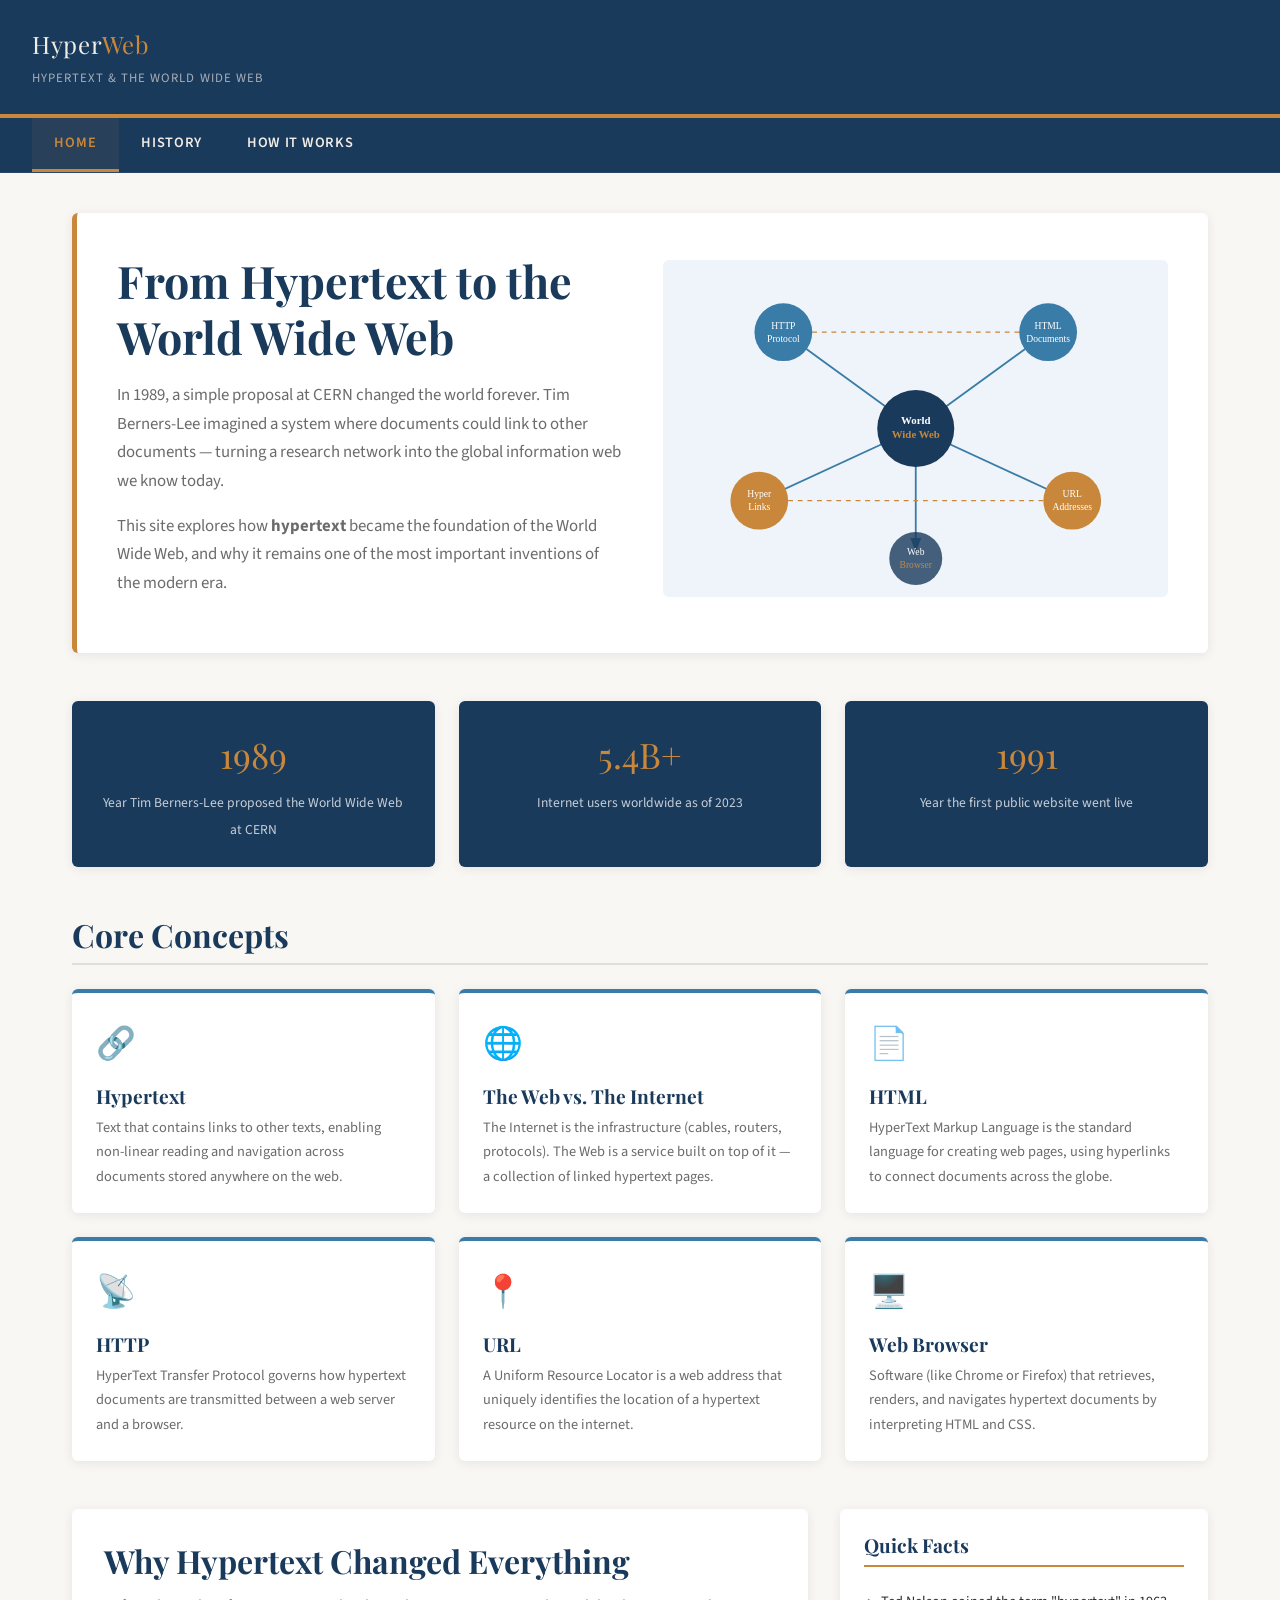
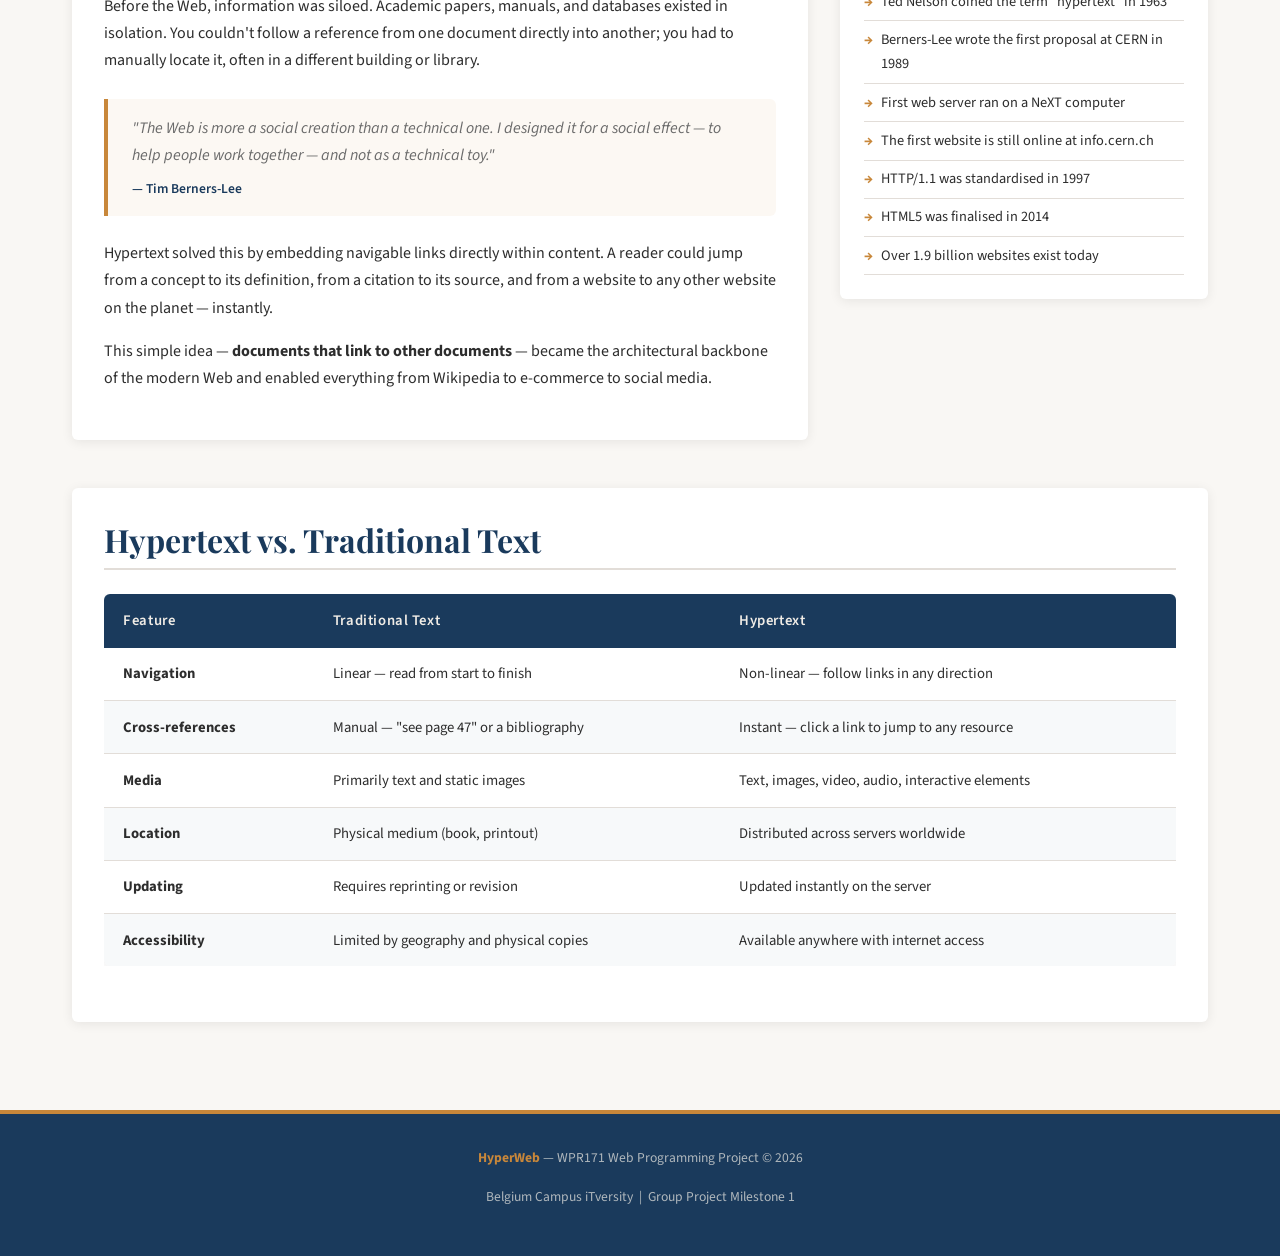
<file: index.html>
<!DOCTYPE html>
<html lang="en">
<head>
  <meta charset="UTF-8" />
  <meta name="viewport" content="width=device-width, initial-scale=1.0" />
  <meta name="description" content="Exploring Hypertext and the World Wide Web — WPR171 Project" />
  <title>HyperWeb | Home</title>
  <link rel="stylesheet" href="styles.css" />
</head>
<body>

  <!-- ===== HEADER ===== -->
  <header>
    <div>
      <div class="site-logo">Hyper<span>Web</span></div>
      <div class="site-tagline">Hypertext &amp; the World Wide Web</div>
    </div>
  </header>

  <!-- ===== NAVIGATION ===== -->
  <nav aria-label="Main navigation">
    <ul>
      <li><a href="index.html" class="active">Home</a></li>
      <li><a href="history.html">History</a></li>
      <li><a href="how-it-works.html">How It Works</a></li>
    </ul>
  </nav>

  <!-- ===== MAIN ===== -->
  <main>

    <!-- Hero -->
    <section class="hero" aria-labelledby="hero-heading">
      <div class="hero-text">
        <h1 id="hero-heading">From Hypertext to the World Wide Web</h1>
        <p>
          In 1989, a simple proposal at CERN changed the world forever. Tim Berners-Lee imagined
          a system where documents could link to other documents — turning a research network
          into the global information web we know today.
        </p>
        <p>
          This site explores how <strong>hypertext</strong> became the foundation of the
          World Wide Web, and why it remains one of the most important inventions of the
          modern era.
        </p>
      </div>
      <div class="hero-image">
        <!-- Schematic SVG representing the web concept -->
        <svg viewBox="0 0 420 280" xmlns="http://www.w3.org/2000/svg" style="width:100%;border-radius:6px;background:#eef4f9;">
          <defs>
            <marker id="arrow" markerWidth="8" markerHeight="8" refX="6" refY="3" orient="auto">
              <path d="M0,0 L0,6 L8,3 z" fill="#3a7ca8"/>
            </marker>
          </defs>
          <!-- Lines -->
          <line x1="210" y1="140" x2="100" y2="60"  stroke="#3a7ca8" stroke-width="1.5" marker-end="url(#arrow)"/>
          <line x1="210" y1="140" x2="320" y2="60"  stroke="#3a7ca8" stroke-width="1.5" marker-end="url(#arrow)"/>
          <line x1="210" y1="140" x2="80"  y2="200" stroke="#3a7ca8" stroke-width="1.5" marker-end="url(#arrow)"/>
          <line x1="210" y1="140" x2="340" y2="200" stroke="#3a7ca8" stroke-width="1.5" marker-end="url(#arrow)"/>
          <line x1="210" y1="140" x2="210" y2="240" stroke="#3a7ca8" stroke-width="1.5" marker-end="url(#arrow)"/>
          <line x1="100" y1="60"  x2="320" y2="60"  stroke="#c8873a" stroke-width="1" stroke-dasharray="4,4"/>
          <line x1="80"  y1="200" x2="340" y2="200" stroke="#c8873a" stroke-width="1" stroke-dasharray="4,4"/>
          <!-- Central node -->
          <circle cx="210" cy="140" r="32" fill="#1a3a5c"/>
          <text x="210" y="136" text-anchor="middle" fill="#fff" font-size="9" font-weight="bold" font-family="Georgia,serif">World</text>
          <text x="210" y="148" text-anchor="middle" fill="#c8873a" font-size="9" font-weight="bold" font-family="Georgia,serif">Wide Web</text>
          <!-- Satellite nodes -->
          <circle cx="100" cy="60" r="24" fill="#3a7ca8"/>
          <text x="100" y="57" text-anchor="middle" fill="#fff" font-size="8" font-family="Georgia,serif">HTTP</text>
          <text x="100" y="68" text-anchor="middle" fill="#fff" font-size="8" font-family="Georgia,serif">Protocol</text>

          <circle cx="320" cy="60" r="24" fill="#3a7ca8"/>
          <text x="320" y="57" text-anchor="middle" fill="#fff" font-size="8" font-family="Georgia,serif">HTML</text>
          <text x="320" y="68" text-anchor="middle" fill="#fff" font-size="8" font-family="Georgia,serif">Documents</text>

          <circle cx="80"  cy="200" r="24" fill="#c8873a"/>
          <text x="80" y="197"  text-anchor="middle" fill="#fff" font-size="8" font-family="Georgia,serif">Hyper</text>
          <text x="80" y="208"  text-anchor="middle" fill="#fff" font-size="8" font-family="Georgia,serif">Links</text>

          <circle cx="340" cy="200" r="24" fill="#c8873a"/>
          <text x="340" y="197"  text-anchor="middle" fill="#fff" font-size="8" font-family="Georgia,serif">URL</text>
          <text x="340" y="208"  text-anchor="middle" fill="#fff" font-size="8" font-family="Georgia,serif">Addresses</text>

          <circle cx="210" cy="248" r="22" fill="#1a3a5c" opacity="0.8"/>
          <text x="210" y="245" text-anchor="middle" fill="#fff" font-size="8" font-family="Georgia,serif">Web</text>
          <text x="210" y="256" text-anchor="middle" fill="#c8873a" font-size="8" font-family="Georgia,serif">Browser</text>
        </svg>
      </div>
    </section>

    <!-- Stats Bar -->
    <section class="stats-grid" aria-label="Key facts">
      <div class="stat-card">
        <span class="stat-value">1989</span>
        <span class="stat-label">Year Tim Berners-Lee proposed the World Wide Web at CERN</span>
      </div>
      <div class="stat-card">
        <span class="stat-value">5.4B+</span>
        <span class="stat-label">Internet users worldwide as of 2023</span>
      </div>
      <div class="stat-card">
        <span class="stat-value">1991</span>
        <span class="stat-label">Year the first public website went live</span>
      </div>
    </section>

    <!-- What Is Hypertext -->
    <section class="cards-section" aria-labelledby="concepts-heading">
      <h2 id="concepts-heading">Core Concepts</h2>
      <div class="cards-grid">
        <article class="card">
          <div class="card-icon">🔗</div>
          <h3>Hypertext</h3>
          <p>Text that contains links to other texts, enabling non-linear reading and navigation across documents stored anywhere on the web.</p>
        </article>
        <article class="card">
          <div class="card-icon">🌐</div>
          <h3>The Web vs. The Internet</h3>
          <p>The Internet is the infrastructure (cables, routers, protocols). The Web is a service built on top of it — a collection of linked hypertext pages.</p>
        </article>
        <article class="card">
          <div class="card-icon">📄</div>
          <h3>HTML</h3>
          <p>HyperText Markup Language is the standard language for creating web pages, using hyperlinks to connect documents across the globe.</p>
        </article>
        <article class="card">
          <div class="card-icon">📡</div>
          <h3>HTTP</h3>
          <p>HyperText Transfer Protocol governs how hypertext documents are transmitted between a web server and a browser.</p>
        </article>
        <article class="card">
          <div class="card-icon">📍</div>
          <h3>URL</h3>
          <p>A Uniform Resource Locator is a web address that uniquely identifies the location of a hypertext resource on the internet.</p>
        </article>
        <article class="card">
          <div class="card-icon">🖥️</div>
          <h3>Web Browser</h3>
          <p>Software (like Chrome or Firefox) that retrieves, renders, and navigates hypertext documents by interpreting HTML and CSS.</p>
        </article>
      </div>
    </section>

    <!-- Quote + Sidebar -->
    <section class="two-col" aria-labelledby="quote-heading">
      <div class="content-panel">
        <h2 id="quote-heading">Why Hypertext Changed Everything</h2>
        <p>
          Before the Web, information was siloed. Academic papers, manuals, and databases existed
          in isolation. You couldn't follow a reference from one document directly into another;
          you had to manually locate it, often in a different building or library.
        </p>
        <blockquote>
          "The Web is more a social creation than a technical one. I designed it for a social effect —
          to help people work together — and not as a technical toy."
          <cite>— Tim Berners-Lee</cite>
        </blockquote>
        <p>
          Hypertext solved this by embedding navigable links directly within content.
          A reader could jump from a concept to its definition, from a citation to its source,
          and from a website to any other website on the planet — instantly.
        </p>
        <p>
          This simple idea — <strong>documents that link to other documents</strong> — became
          the architectural backbone of the modern Web and enabled everything from Wikipedia
          to e-commerce to social media.
        </p>
      </div>
      <aside class="info-box" aria-label="Quick facts">
        <h3>Quick Facts</h3>
        <ul>
          <li>Ted Nelson coined the term "hypertext" in 1963</li>
          <li>Berners-Lee wrote the first proposal at CERN in 1989</li>
          <li>First web server ran on a NeXT computer</li>
          <li>The first website is still online at info.cern.ch</li>
          <li>HTTP/1.1 was standardised in 1997</li>
          <li>HTML5 was finalised in 2014</li>
          <li>Over 1.9 billion websites exist today</li>
        </ul>
      </aside>
    </section>

    <!-- Comparison Table -->
    <section class="full-section" aria-labelledby="table-heading">
      <h2 id="table-heading">Hypertext vs. Traditional Text</h2>
      <div class="table-wrapper">
        <table>
          <thead>
            <tr>
              <th>Feature</th>
              <th>Traditional Text</th>
              <th>Hypertext</th>
            </tr>
          </thead>
          <tbody>
            <tr>
              <td><strong>Navigation</strong></td>
              <td>Linear — read from start to finish</td>
              <td>Non-linear — follow links in any direction</td>
            </tr>
            <tr>
              <td><strong>Cross-references</strong></td>
              <td>Manual — "see page 47" or a bibliography</td>
              <td>Instant — click a link to jump to any resource</td>
            </tr>
            <tr>
              <td><strong>Media</strong></td>
              <td>Primarily text and static images</td>
              <td>Text, images, video, audio, interactive elements</td>
            </tr>
            <tr>
              <td><strong>Location</strong></td>
              <td>Physical medium (book, printout)</td>
              <td>Distributed across servers worldwide</td>
            </tr>
            <tr>
              <td><strong>Updating</strong></td>
              <td>Requires reprinting or revision</td>
              <td>Updated instantly on the server</td>
            </tr>
            <tr>
              <td><strong>Accessibility</strong></td>
              <td>Limited by geography and physical copies</td>
              <td>Available anywhere with internet access</td>
            </tr>
          </tbody>
        </table>
      </div>
    </section>

  </main>

  <!-- ===== FOOTER ===== -->
  <footer>
    <p><strong>HyperWeb</strong> — WPR171 Web Programming Project &copy; 2026</p>
    <p>Belgium Campus iTversity &nbsp;|&nbsp; Group Project Milestone 1</p>
  </footer>

</body>
</html>
</file>
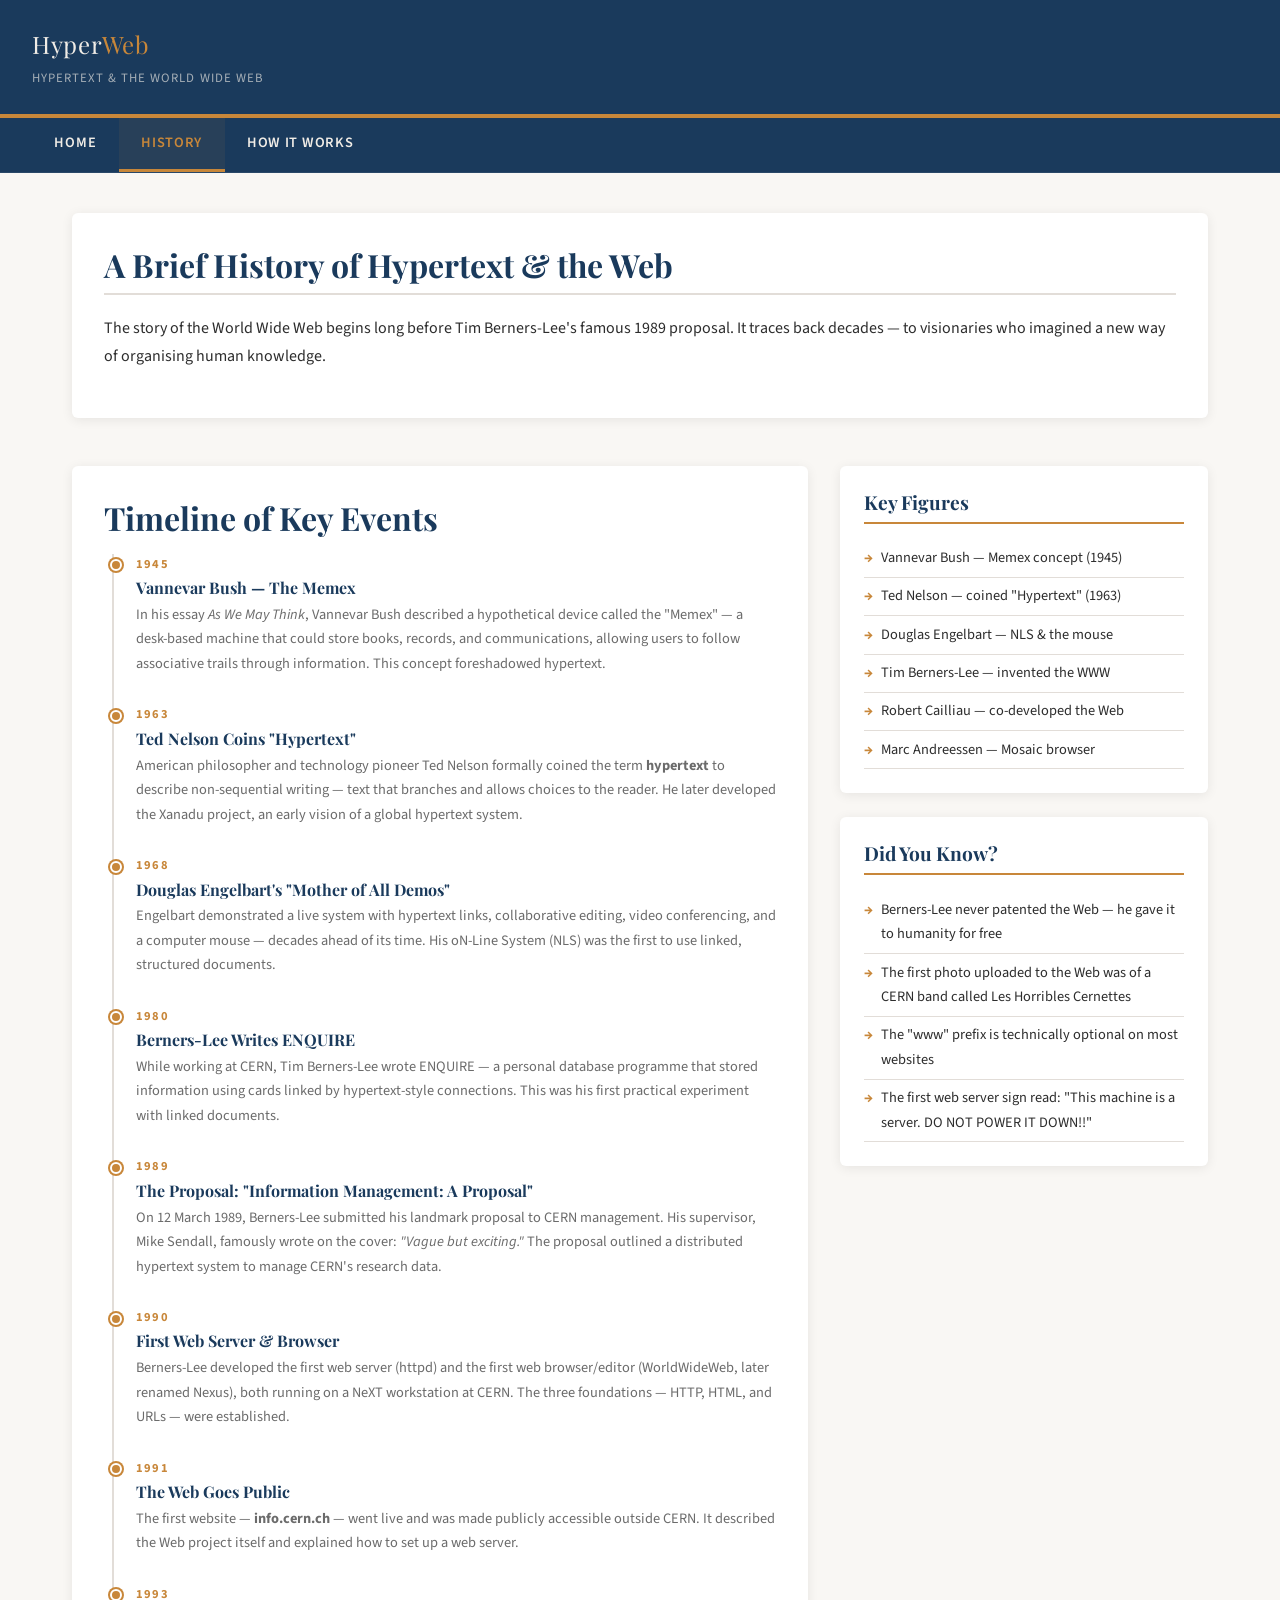
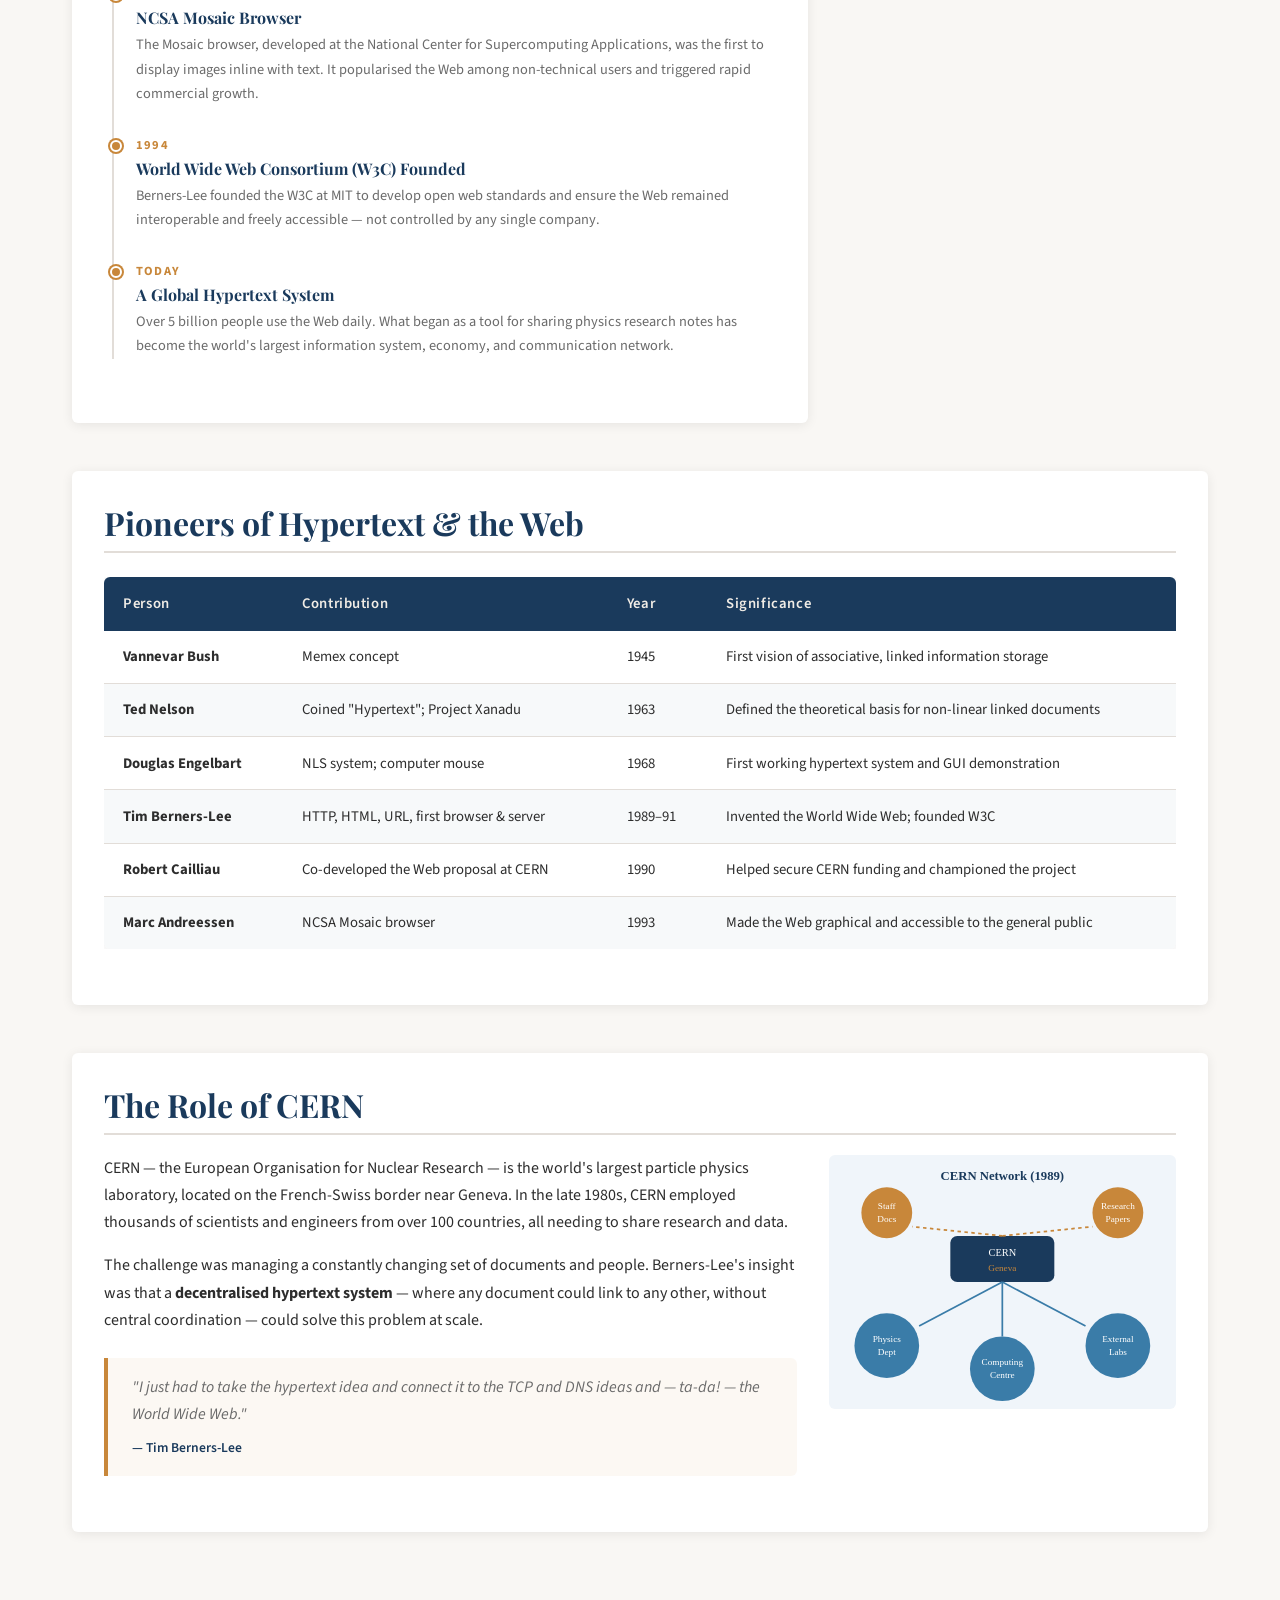
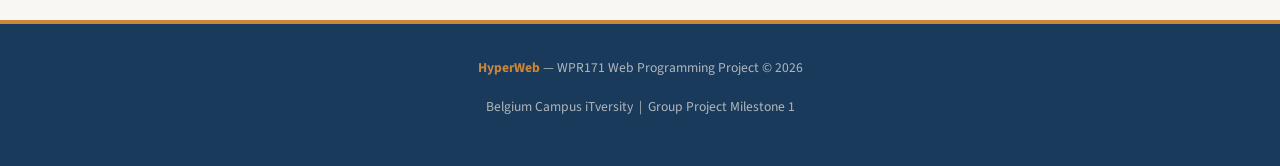
<file: history.html>
<!DOCTYPE html>
<html lang="en">
<head>
  <meta charset="UTF-8" />
  <meta name="viewport" content="width=device-width, initial-scale=1.0" />
  <meta name="description" content="History of Hypertext and the World Wide Web — WPR171 Project" />
  <title>HyperWeb | History</title>
  <link rel="stylesheet" href="styles.css" />
</head>
<body>

  <!-- ===== HEADER ===== -->
  <header>
    <div>
      <div class="site-logo">Hyper<span>Web</span></div>
      <div class="site-tagline">Hypertext &amp; the World Wide Web</div>
    </div>
  </header>

  <!-- ===== NAVIGATION ===== -->
  <nav aria-label="Main navigation">
    <ul>
      <li><a href="index.html">Home</a></li>
      <li><a href="history.html" class="active">History</a></li>
      <li><a href="how-it-works.html">How It Works</a></li>
    </ul>
  </nav>

  <!-- ===== MAIN ===== -->
  <main>

    <!-- Page heading -->
    <section class="full-section" aria-labelledby="history-heading">
      <h2 id="history-heading">A Brief History of Hypertext &amp; the Web</h2>
      <p>
        The story of the World Wide Web begins long before Tim Berners-Lee's famous 1989 proposal.
        It traces back decades — to visionaries who imagined a new way of organising human knowledge.
      </p>
    </section>

    <!-- Timeline + Sidebar -->
    <section class="two-col" aria-labelledby="timeline-heading">
      <div class="content-panel">
        <h2 id="timeline-heading">Timeline of Key Events</h2>

        <div class="timeline">

          <div class="timeline-item">
            <div class="timeline-year">1945</div>
            <h3>Vannevar Bush — The Memex</h3>
            <p>
              In his essay <em>As We May Think</em>, Vannevar Bush described a hypothetical
              device called the "Memex" — a desk-based machine that could store books, records,
              and communications, allowing users to follow associative trails through information.
              This concept foreshadowed hypertext.
            </p>
          </div>

          <div class="timeline-item">
            <div class="timeline-year">1963</div>
            <h3>Ted Nelson Coins "Hypertext"</h3>
            <p>
              American philosopher and technology pioneer Ted Nelson formally coined the term
              <strong>hypertext</strong> to describe non-sequential writing — text that branches
              and allows choices to the reader. He later developed the Xanadu project, an early
              vision of a global hypertext system.
            </p>
          </div>

          <div class="timeline-item">
            <div class="timeline-year">1968</div>
            <h3>Douglas Engelbart's "Mother of All Demos"</h3>
            <p>
              Engelbart demonstrated a live system with hypertext links, collaborative editing,
              video conferencing, and a computer mouse — decades ahead of its time. His oN-Line
              System (NLS) was the first to use linked, structured documents.
            </p>
          </div>

          <div class="timeline-item">
            <div class="timeline-year">1980</div>
            <h3>Berners-Lee Writes ENQUIRE</h3>
            <p>
              While working at CERN, Tim Berners-Lee wrote ENQUIRE — a personal database
              programme that stored information using cards linked by hypertext-style connections.
              This was his first practical experiment with linked documents.
            </p>
          </div>

          <div class="timeline-item">
            <div class="timeline-year">1989</div>
            <h3>The Proposal: "Information Management: A Proposal"</h3>
            <p>
              On 12 March 1989, Berners-Lee submitted his landmark proposal to CERN management.
              His supervisor, Mike Sendall, famously wrote on the cover: <em>"Vague but exciting."</em>
              The proposal outlined a distributed hypertext system to manage CERN's research data.
            </p>
          </div>

          <div class="timeline-item">
            <div class="timeline-year">1990</div>
            <h3>First Web Server &amp; Browser</h3>
            <p>
              Berners-Lee developed the first web server (httpd) and the first web browser/editor
              (WorldWideWeb, later renamed Nexus), both running on a NeXT workstation at CERN.
              The three foundations — HTTP, HTML, and URLs — were established.
            </p>
          </div>

          <div class="timeline-item">
            <div class="timeline-year">1991</div>
            <h3>The Web Goes Public</h3>
            <p>
              The first website — <strong>info.cern.ch</strong> — went live and was made
              publicly accessible outside CERN. It described the Web project itself and explained
              how to set up a web server.
            </p>
          </div>

          <div class="timeline-item">
            <div class="timeline-year">1993</div>
            <h3>NCSA Mosaic Browser</h3>
            <p>
              The Mosaic browser, developed at the National Center for Supercomputing Applications,
              was the first to display images inline with text. It popularised the Web among
              non-technical users and triggered rapid commercial growth.
            </p>
          </div>

          <div class="timeline-item">
            <div class="timeline-year">1994</div>
            <h3>World Wide Web Consortium (W3C) Founded</h3>
            <p>
              Berners-Lee founded the W3C at MIT to develop open web standards and ensure
              the Web remained interoperable and freely accessible — not controlled by
              any single company.
            </p>
          </div>

          <div class="timeline-item">
            <div class="timeline-year">Today</div>
            <h3>A Global Hypertext System</h3>
            <p>
              Over 5 billion people use the Web daily. What began as a tool for sharing
              physics research notes has become the world's largest information system,
              economy, and communication network.
            </p>
          </div>

        </div>
      </div>

      <aside>
        <!-- Key Figures -->
        <div class="info-box" style="margin-bottom:1.5rem;">
          <h3>Key Figures</h3>
          <ul>
            <li>Vannevar Bush — Memex concept (1945)</li>
            <li>Ted Nelson — coined "Hypertext" (1963)</li>
            <li>Douglas Engelbart — NLS &amp; the mouse</li>
            <li>Tim Berners-Lee — invented the WWW</li>
            <li>Robert Cailliau — co-developed the Web</li>
            <li>Marc Andreessen — Mosaic browser</li>
          </ul>
        </div>

        <!-- Fun Facts -->
        <div class="info-box">
          <h3>Did You Know?</h3>
          <ul>
            <li>Berners-Lee never patented the Web — he gave it to humanity for free</li>
            <li>The first photo uploaded to the Web was of a CERN band called Les Horribles Cernettes</li>
            <li>The "www" prefix is technically optional on most websites</li>
            <li>The first web server sign read: "This machine is a server. DO NOT POWER IT DOWN!!"</li>
          </ul>
        </div>
      </aside>
    </section>

    <!-- Pioneers Table -->
    <section class="full-section" aria-labelledby="pioneers-heading">
      <h2 id="pioneers-heading">Pioneers of Hypertext &amp; the Web</h2>
      <div class="table-wrapper">
        <table>
          <thead>
            <tr>
              <th>Person</th>
              <th>Contribution</th>
              <th>Year</th>
              <th>Significance</th>
            </tr>
          </thead>
          <tbody>
            <tr>
              <td><strong>Vannevar Bush</strong></td>
              <td>Memex concept</td>
              <td>1945</td>
              <td>First vision of associative, linked information storage</td>
            </tr>
            <tr>
              <td><strong>Ted Nelson</strong></td>
              <td>Coined "Hypertext"; Project Xanadu</td>
              <td>1963</td>
              <td>Defined the theoretical basis for non-linear linked documents</td>
            </tr>
            <tr>
              <td><strong>Douglas Engelbart</strong></td>
              <td>NLS system; computer mouse</td>
              <td>1968</td>
              <td>First working hypertext system and GUI demonstration</td>
            </tr>
            <tr>
              <td><strong>Tim Berners-Lee</strong></td>
              <td>HTTP, HTML, URL, first browser &amp; server</td>
              <td>1989–91</td>
              <td>Invented the World Wide Web; founded W3C</td>
            </tr>
            <tr>
              <td><strong>Robert Cailliau</strong></td>
              <td>Co-developed the Web proposal at CERN</td>
              <td>1990</td>
              <td>Helped secure CERN funding and championed the project</td>
            </tr>
            <tr>
              <td><strong>Marc Andreessen</strong></td>
              <td>NCSA Mosaic browser</td>
              <td>1993</td>
              <td>Made the Web graphical and accessible to the general public</td>
            </tr>
          </tbody>
        </table>
      </div>
    </section>

    <!-- CERN quote -->
    <section class="full-section" aria-labelledby="cern-heading">
      <h2 id="cern-heading">The Role of CERN</h2>
      <div class="two-col" style="margin-bottom:0;">
        <div>
          <p>
            CERN — the European Organisation for Nuclear Research — is the world's largest
            particle physics laboratory, located on the French-Swiss border near Geneva.
            In the late 1980s, CERN employed thousands of scientists and engineers from
            over 100 countries, all needing to share research and data.
          </p>
          <p>
            The challenge was managing a constantly changing set of documents and people.
            Berners-Lee's insight was that a <strong>decentralised hypertext system</strong>
            — where any document could link to any other, without central coordination —
            could solve this problem at scale.
          </p>
          <blockquote>
            "I just had to take the hypertext idea and connect it to the TCP and DNS ideas
            and — ta-da! — the World Wide Web."
            <cite>— Tim Berners-Lee</cite>
          </blockquote>
        </div>
        <div>
          <!-- CERN-style diagram -->
          <svg viewBox="0 0 300 220" xmlns="http://www.w3.org/2000/svg" style="width:100%;border-radius:6px;background:#f0f5fa;">
            <text x="150" y="22" text-anchor="middle" font-family="Georgia,serif" font-size="11" fill="#1a3a5c" font-weight="bold">CERN Network (1989)</text>
            <!-- Central CERN node -->
            <rect x="105" y="70" width="90" height="40" rx="6" fill="#1a3a5c"/>
            <text x="150" y="87" text-anchor="middle" font-family="Georgia,serif" font-size="9" fill="#fff">CERN</text>
            <text x="150" y="100" text-anchor="middle" font-family="Georgia,serif" font-size="8" fill="#c8873a">Geneva</text>
            <!-- Outer nodes -->
            <circle cx="50"  cy="165" r="28" fill="#3a7ca8"/>
            <text x="50"  y="162" text-anchor="middle" font-family="Georgia,serif" font-size="8" fill="#fff">Physics</text>
            <text x="50"  y="173" text-anchor="middle" font-family="Georgia,serif" font-size="8" fill="#fff">Dept</text>

            <circle cx="150" cy="185" r="28" fill="#3a7ca8"/>
            <text x="150" y="182" text-anchor="middle" font-family="Georgia,serif" font-size="8" fill="#fff">Computing</text>
            <text x="150" y="193" text-anchor="middle" font-family="Georgia,serif" font-size="8" fill="#fff">Centre</text>

            <circle cx="250" cy="165" r="28" fill="#3a7ca8"/>
            <text x="250" y="162" text-anchor="middle" font-family="Georgia,serif" font-size="8" fill="#fff">External</text>
            <text x="250" y="173" text-anchor="middle" font-family="Georgia,serif" font-size="8" fill="#fff">Labs</text>

            <circle cx="50"  cy="50" r="22" fill="#c8873a"/>
            <text x="50"  y="47" text-anchor="middle" font-family="Georgia,serif" font-size="8" fill="#fff">Staff</text>
            <text x="50"  y="58" text-anchor="middle" font-family="Georgia,serif" font-size="8" fill="#fff">Docs</text>

            <circle cx="250" cy="50" r="22" fill="#c8873a"/>
            <text x="250" y="47" text-anchor="middle" font-family="Georgia,serif" font-size="8" fill="#fff">Research</text>
            <text x="250" y="58" text-anchor="middle" font-family="Georgia,serif" font-size="8" fill="#fff">Papers</text>

            <!-- Connection lines -->
            <line x1="150" y1="110" x2="78"  y2="148" stroke="#3a7ca8" stroke-width="1.5"/>
            <line x1="150" y1="110" x2="150" y2="157" stroke="#3a7ca8" stroke-width="1.5"/>
            <line x1="150" y1="110" x2="222" y2="148" stroke="#3a7ca8" stroke-width="1.5"/>
            <line x1="150" y1="70"  x2="72"  y2="62"  stroke="#c8873a" stroke-width="1.5" stroke-dasharray="3,3"/>
            <line x1="150" y1="70"  x2="228" y2="62"  stroke="#c8873a" stroke-width="1.5" stroke-dasharray="3,3"/>
          </svg>
        </div>
      </div>
    </section>

  </main>

  <!-- ===== FOOTER ===== -->
  <footer>
    <p><strong>HyperWeb</strong> — WPR171 Web Programming Project &copy; 2026</p>
    <p>Belgium Campus iTversity &nbsp;|&nbsp; Group Project Milestone 1</p>
  </footer>

</body>
</html>
</file>
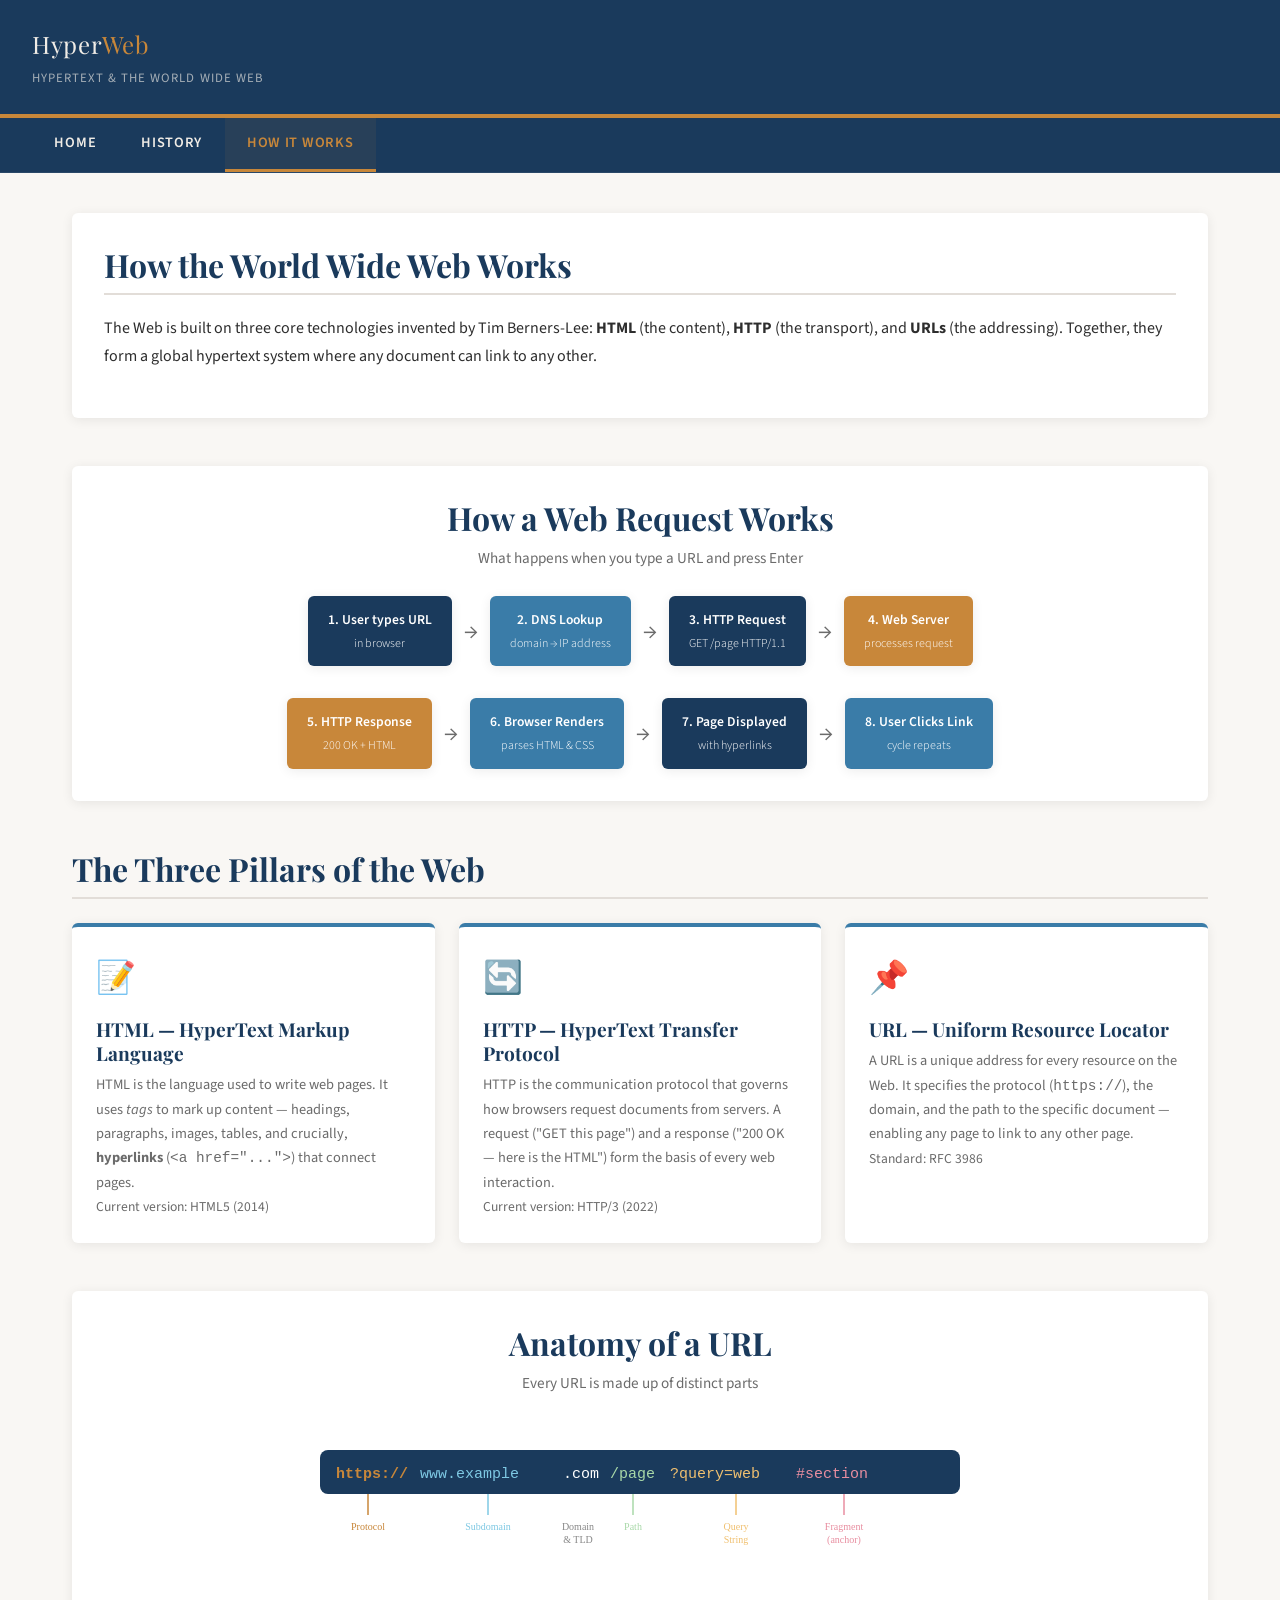
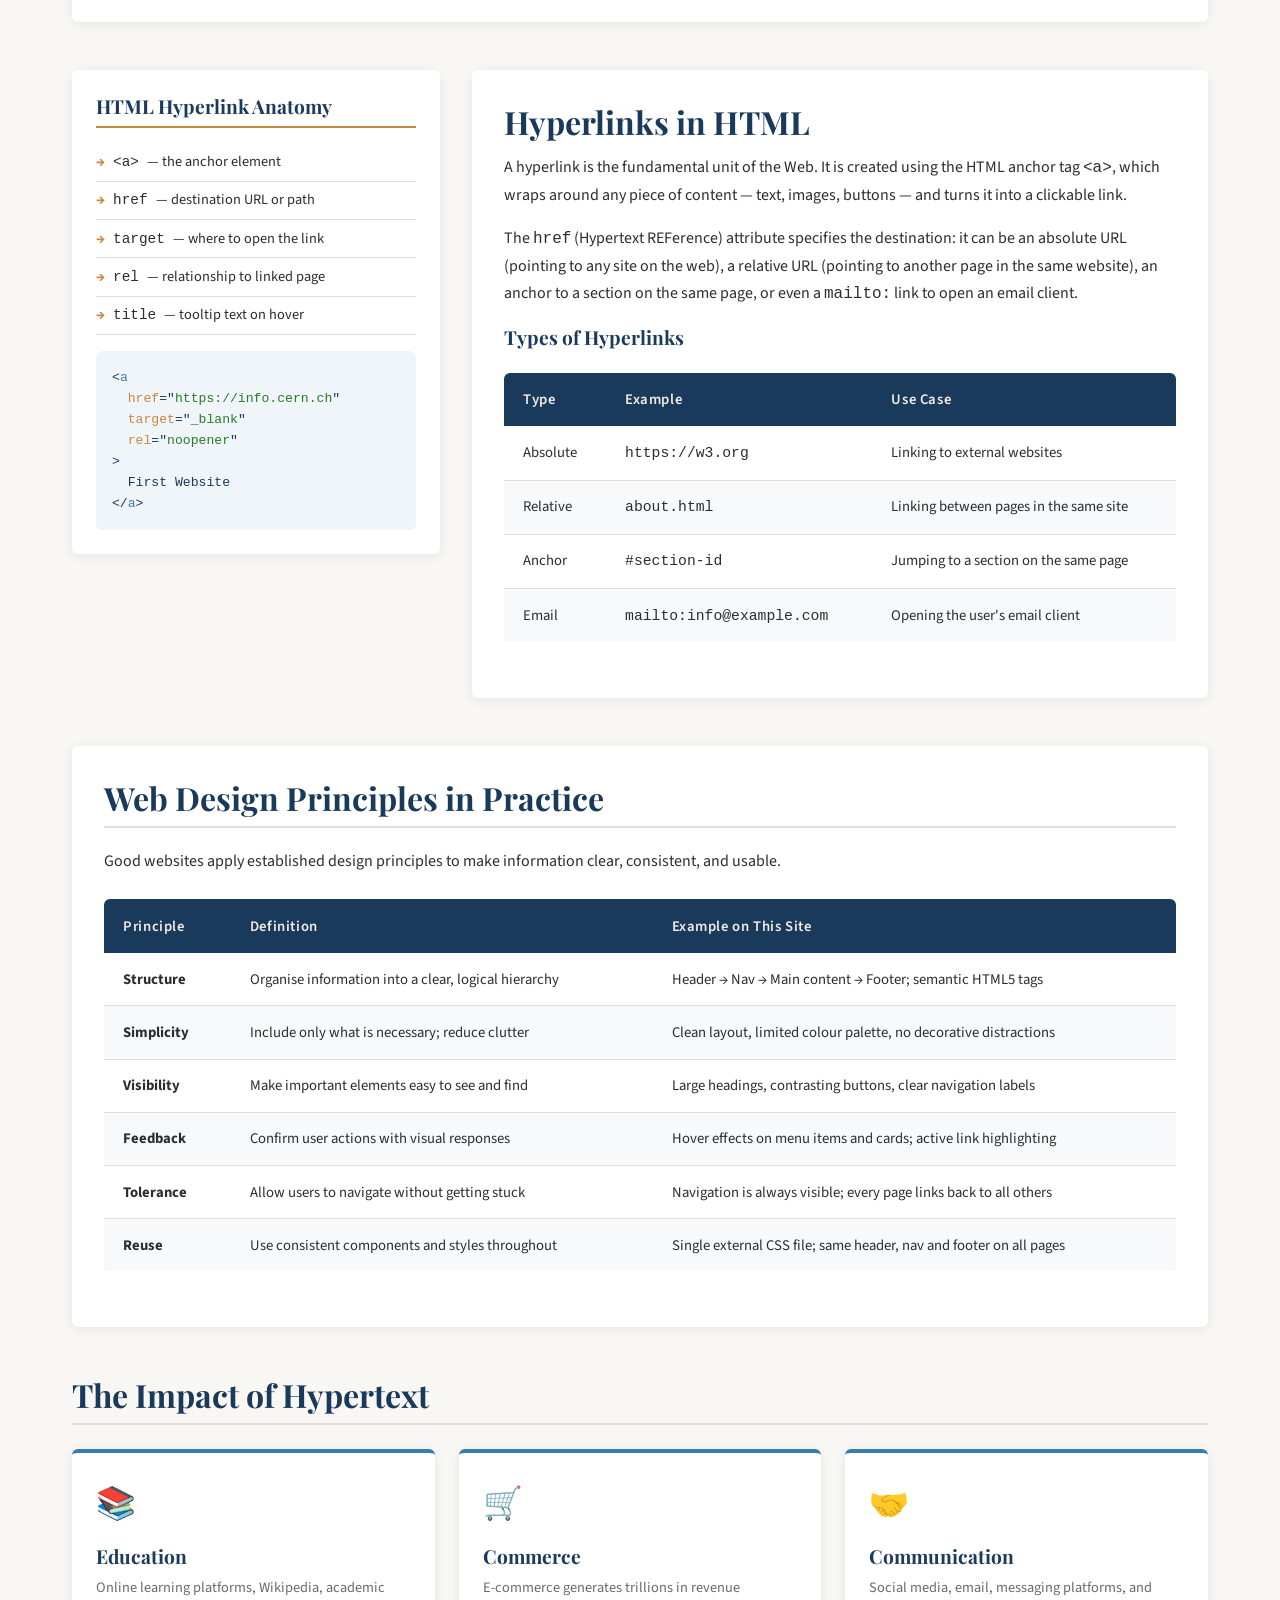
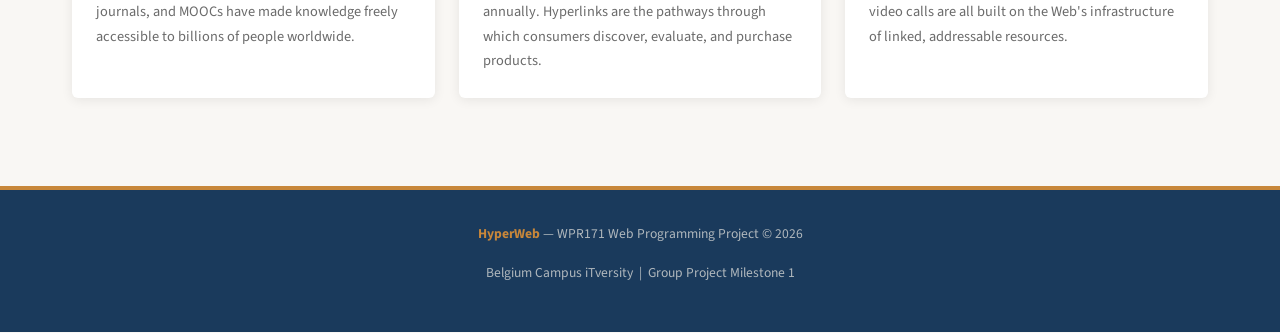
<file: how-it-works.html>
<!DOCTYPE html>
<html lang="en">
<head>
  <meta charset="UTF-8" />
  <meta name="viewport" content="width=device-width, initial-scale=1.0" />
  <meta name="description" content="How Hypertext and the World Wide Web Work — WPR171 Project" />
  <title>HyperWeb | How It Works</title>
  <link rel="stylesheet" href="styles.css" />
</head>
<body>

  <!-- ===== HEADER ===== -->
  <header>
    <div>
      <div class="site-logo">Hyper<span>Web</span></div>
      <div class="site-tagline">Hypertext &amp; the World Wide Web</div>
    </div>
  </header>

  <!-- ===== NAVIGATION ===== -->
  <nav aria-label="Main navigation">
    <ul>
      <li><a href="index.html">Home</a></li>
      <li><a href="history.html">History</a></li>
      <li><a href="how-it-works.html" class="active">How It Works</a></li>
    </ul>
  </nav>

  <!-- ===== MAIN ===== -->
  <main>

    <!-- Intro -->
    <section class="full-section" aria-labelledby="works-heading">
      <h2 id="works-heading">How the World Wide Web Works</h2>
      <p>
        The Web is built on three core technologies invented by Tim Berners-Lee:
        <strong>HTML</strong> (the content), <strong>HTTP</strong> (the transport), and
        <strong>URLs</strong> (the addressing). Together, they form a global hypertext system
        where any document can link to any other.
      </p>
    </section>

    <!-- Request-Response Diagram -->
    <section class="diagram-section" aria-labelledby="diagram-heading">
      <h2 id="diagram-heading">How a Web Request Works</h2>
      <p class="subtitle">What happens when you type a URL and press Enter</p>

      <!-- Step-by-step flow -->
      <div class="flow" style="gap:0.25rem; flex-wrap:wrap; justify-content:center; margin-bottom:2rem;">
        <div class="flow-node">1. User types URL<br/><small style="font-weight:300;font-size:0.75rem;">in browser</small></div>
        <div class="flow-arrow">→</div>
        <div class="flow-node accent2">2. DNS Lookup<br/><small style="font-weight:300;font-size:0.75rem;">domain → IP address</small></div>
        <div class="flow-arrow">→</div>
        <div class="flow-node">3. HTTP Request<br/><small style="font-weight:300;font-size:0.75rem;">GET /page HTTP/1.1</small></div>
        <div class="flow-arrow">→</div>
        <div class="flow-node accent">4. Web Server<br/><small style="font-weight:300;font-size:0.75rem;">processes request</small></div>
      </div>
      <div class="flow" style="gap:0.25rem; flex-wrap:wrap; justify-content:center;">
        <div class="flow-node accent">5. HTTP Response<br/><small style="font-weight:300;font-size:0.75rem;">200 OK + HTML</small></div>
        <div class="flow-arrow">→</div>
        <div class="flow-node accent2">6. Browser Renders<br/><small style="font-weight:300;font-size:0.75rem;">parses HTML &amp; CSS</small></div>
        <div class="flow-arrow">→</div>
        <div class="flow-node">7. Page Displayed<br/><small style="font-weight:300;font-size:0.75rem;">with hyperlinks</small></div>
        <div class="flow-arrow">→</div>
        <div class="flow-node accent2">8. User Clicks Link<br/><small style="font-weight:300;font-size:0.75rem;">cycle repeats</small></div>
      </div>
    </section>

    <!-- Three pillars -->
    <section class="cards-section" aria-labelledby="pillars-heading">
      <h2 id="pillars-heading">The Three Pillars of the Web</h2>
      <div class="cards-grid">
        <article class="card">
          <div class="card-icon">📝</div>
          <h3>HTML — HyperText Markup Language</h3>
          <p>
            HTML is the language used to write web pages. It uses
            <em>tags</em> to mark up content — headings, paragraphs, images, tables,
            and crucially, <strong>hyperlinks</strong> (<code>&lt;a href="..."&gt;</code>)
            that connect pages.
          </p>
          <p style="font-size:0.85rem;color:#6b6b6b;margin:0;">
            Current version: HTML5 (2014)
          </p>
        </article>
        <article class="card">
          <div class="card-icon">🔄</div>
          <h3>HTTP — HyperText Transfer Protocol</h3>
          <p>
            HTTP is the communication protocol that governs how browsers request
            documents from servers. A request ("GET this page") and a response
            ("200 OK — here is the HTML") form the basis of every web interaction.
          </p>
          <p style="font-size:0.85rem;color:#6b6b6b;margin:0;">
            Current version: HTTP/3 (2022)
          </p>
        </article>
        <article class="card">
          <div class="card-icon">📌</div>
          <h3>URL — Uniform Resource Locator</h3>
          <p>
            A URL is a unique address for every resource on the Web. It specifies
            the protocol (<code>https://</code>), the domain, and the path to
            the specific document — enabling any page to link to any other page.
          </p>
          <p style="font-size:0.85rem;color:#6b6b6b;margin:0;">
            Standard: RFC 3986
          </p>
        </article>
      </div>
    </section>

    <!-- URL anatomy diagram -->
    <section class="diagram-section" aria-labelledby="url-heading">
      <h2 id="url-heading">Anatomy of a URL</h2>
      <p class="subtitle">Every URL is made up of distinct parts</p>
      <svg viewBox="0 0 680 160" xmlns="http://www.w3.org/2000/svg" style="max-width:680px;width:100%;">
        <!-- URL bar background -->
        <rect x="20" y="30" width="640" height="44" rx="8" fill="#1a3a5c"/>
        <!-- URL text segments with colour coding -->
        <text x="36"  y="58" font-family="Courier New, monospace" font-size="15" fill="#c8873a" font-weight="bold">https://</text>
        <text x="120" y="58" font-family="Courier New, monospace" font-size="15" fill="#7ec8e3">www.example</text>
        <text x="263" y="58" font-family="Courier New, monospace" font-size="15" fill="#ffffff">.com</text>
        <text x="310" y="58" font-family="Courier New, monospace" font-size="15" fill="#a8d8a8">/page</text>
        <text x="370" y="58" font-family="Courier New, monospace" font-size="15" fill="#f0c070">?query=web</text>
        <text x="496" y="58" font-family="Courier New, monospace" font-size="15" fill="#e88ea0">#section</text>

        <!-- Labels below -->
        <line x1="68"  y1="74" x2="68"  y2="95" stroke="#c8873a" stroke-width="1.5"/>
        <text x="68"  y="110" text-anchor="middle" font-family="Georgia,serif" font-size="10" fill="#c8873a">Protocol</text>

        <line x1="188" y1="74" x2="188" y2="95" stroke="#7ec8e3" stroke-width="1.5"/>
        <text x="188" y="110" text-anchor="middle" font-family="Georgia,serif" font-size="10" fill="#7ec8e3">Subdomain</text>

        <line x1="278" y1="74" x2="278" y2="95" stroke="#ffffff" stroke-width="1.5"/>
        <text x="278" y="110" text-anchor="middle" font-family="Georgia,serif" font-size="10" fill="#888">Domain</text>
        <text x="278" y="123" text-anchor="middle" font-family="Georgia,serif" font-size="10" fill="#888">&amp; TLD</text>

        <line x1="333" y1="74" x2="333" y2="95" stroke="#a8d8a8" stroke-width="1.5"/>
        <text x="333" y="110" text-anchor="middle" font-family="Georgia,serif" font-size="10" fill="#a8d8a8">Path</text>

        <line x1="436" y1="74" x2="436" y2="95" stroke="#f0c070" stroke-width="1.5"/>
        <text x="436" y="110" text-anchor="middle" font-family="Georgia,serif" font-size="10" fill="#f0c070">Query</text>
        <text x="436" y="123" text-anchor="middle" font-family="Georgia,serif" font-size="10" fill="#f0c070">String</text>

        <line x1="544" y1="74" x2="544" y2="95" stroke="#e88ea0" stroke-width="1.5"/>
        <text x="544" y="110" text-anchor="middle" font-family="Georgia,serif" font-size="10" fill="#e88ea0">Fragment</text>
        <text x="544" y="123" text-anchor="middle" font-family="Georgia,serif" font-size="10" fill="#e88ea0">(anchor)</text>
      </svg>
    </section>

    <!-- How HTML hyperlinks work -->
    <section class="two-col-reverse" aria-labelledby="html-heading">
      <aside class="info-box">
        <h3>HTML Hyperlink Anatomy</h3>
        <ul>
          <li><code>&lt;a&gt;</code> — the anchor element</li>
          <li><code>href</code> — destination URL or path</li>
          <li><code>target</code> — where to open the link</li>
          <li><code>rel</code> — relationship to linked page</li>
          <li><code>title</code> — tooltip text on hover</li>
        </ul>
        <div style="margin-top:1rem; background:#f0f5fa; border-radius:6px; padding:1rem; font-family:'Courier New',monospace; font-size:0.82rem; color:#1a3a5c; line-height:1.6;">
          &lt;<span style="color:#3a7ca8">a</span><br/>
          &nbsp;&nbsp;<span style="color:#c8873a">href</span>="<span style="color:#2a7a2a">https://info.cern.ch</span>"<br/>
          &nbsp;&nbsp;<span style="color:#c8873a">target</span>="<span style="color:#2a7a2a">_blank</span>"<br/>
          &nbsp;&nbsp;<span style="color:#c8873a">rel</span>="<span style="color:#2a7a2a">noopener</span>"<br/>
          &gt;<br/>
          &nbsp;&nbsp;First Website<br/>
          &lt;/<span style="color:#3a7ca8">a</span>&gt;
        </div>
      </aside>
      <div class="content-panel">
        <h2 id="html-heading">Hyperlinks in HTML</h2>
        <p>
          A hyperlink is the fundamental unit of the Web. It is created using the HTML anchor
          tag <code>&lt;a&gt;</code>, which wraps around any piece of content — text, images,
          buttons — and turns it into a clickable link.
        </p>
        <p>
          The <code>href</code> (Hypertext REFerence) attribute specifies the destination:
          it can be an absolute URL (pointing to any site on the web), a relative URL
          (pointing to another page in the same website), an anchor to a section on the
          same page, or even a <code>mailto:</code> link to open an email client.
        </p>
        <h3 style="margin-top:1rem;">Types of Hyperlinks</h3>
        <div class="table-wrapper">
          <table>
            <thead>
              <tr><th>Type</th><th>Example</th><th>Use Case</th></tr>
            </thead>
            <tbody>
              <tr>
                <td>Absolute</td>
                <td><code>https://w3.org</code></td>
                <td>Linking to external websites</td>
              </tr>
              <tr>
                <td>Relative</td>
                <td><code>about.html</code></td>
                <td>Linking between pages in the same site</td>
              </tr>
              <tr>
                <td>Anchor</td>
                <td><code>#section-id</code></td>
                <td>Jumping to a section on the same page</td>
              </tr>
              <tr>
                <td>Email</td>
                <td><code>mailto:info@example.com</code></td>
                <td>Opening the user's email client</td>
              </tr>
            </tbody>
          </table>
        </div>
      </div>
    </section>

    <!-- Design Principles Applied -->
    <section class="full-section" aria-labelledby="principles-heading">
      <h2 id="principles-heading">Web Design Principles in Practice</h2>
      <p>Good websites apply established design principles to make information clear, consistent, and usable.</p>
      <div class="table-wrapper">
        <table>
          <thead>
            <tr>
              <th>Principle</th>
              <th>Definition</th>
              <th>Example on This Site</th>
            </tr>
          </thead>
          <tbody>
            <tr>
              <td><strong>Structure</strong></td>
              <td>Organise information into a clear, logical hierarchy</td>
              <td>Header → Nav → Main content → Footer; semantic HTML5 tags</td>
            </tr>
            <tr>
              <td><strong>Simplicity</strong></td>
              <td>Include only what is necessary; reduce clutter</td>
              <td>Clean layout, limited colour palette, no decorative distractions</td>
            </tr>
            <tr>
              <td><strong>Visibility</strong></td>
              <td>Make important elements easy to see and find</td>
              <td>Large headings, contrasting buttons, clear navigation labels</td>
            </tr>
            <tr>
              <td><strong>Feedback</strong></td>
              <td>Confirm user actions with visual responses</td>
              <td>Hover effects on menu items and cards; active link highlighting</td>
            </tr>
            <tr>
              <td><strong>Tolerance</strong></td>
              <td>Allow users to navigate without getting stuck</td>
              <td>Navigation is always visible; every page links back to all others</td>
            </tr>
            <tr>
              <td><strong>Reuse</strong></td>
              <td>Use consistent components and styles throughout</td>
              <td>Single external CSS file; same header, nav and footer on all pages</td>
            </tr>
          </tbody>
        </table>
      </div>
    </section>

    <!-- Impact section -->
    <section class="cards-section" aria-labelledby="impact-heading">
      <h2 id="impact-heading">The Impact of Hypertext</h2>
      <div class="cards-grid">
        <article class="card">
          <div class="card-icon">📚</div>
          <h3>Education</h3>
          <p>Online learning platforms, Wikipedia, academic journals, and MOOCs have made knowledge freely accessible to billions of people worldwide.</p>
        </article>
        <article class="card">
          <div class="card-icon">🛒</div>
          <h3>Commerce</h3>
          <p>E-commerce generates trillions in revenue annually. Hyperlinks are the pathways through which consumers discover, evaluate, and purchase products.</p>
        </article>
        <article class="card">
          <div class="card-icon">🤝</div>
          <h3>Communication</h3>
          <p>Social media, email, messaging platforms, and video calls are all built on the Web's infrastructure of linked, addressable resources.</p>
        </article>
      </div>
    </section>

  </main>

  <!-- ===== FOOTER ===== -->
  <footer>
    <p><strong>HyperWeb</strong> — WPR171 Web Programming Project &copy; 2026</p>
    <p>Belgium Campus iTversity &nbsp;|&nbsp; Group Project Milestone 1</p>
  </footer>

</body>
</html>
</file>
<file: styles.css>
/* =============================================
   WPR171 Project — Hypertext & the World Wide Web
   External Stylesheet
   ============================================= */

/* --- Google Fonts Import --- */
@import url('https://fonts.googleapis.com/css2?family=Playfair+Display:wght@400;700&family=Source+Sans+3:wght@300;400;600&display=swap');

/* --- CSS Custom Properties --- */
:root {
  --clr-bg:        #f9f7f4;
  --clr-surface:   #ffffff;
  --clr-primary:   #1a3a5c;
  --clr-accent:    #c8873a;
  --clr-accent2:   #3a7ca8;
  --clr-text:      #2d2d2d;
  --clr-muted:     #6b6b6b;
  --clr-border:    #e2ddd8;
  --clr-nav-bg:    #1a3a5c;
  --clr-nav-text:  #f0ece6;
  --clr-nav-hover: #c8873a;

  --ff-heading: 'Playfair Display', Georgia, serif;
  --ff-body:    'Source Sans 3', 'Segoe UI', sans-serif;

  --radius: 6px;
  --shadow: 0 2px 12px rgba(0,0,0,0.08);
  --transition: 0.25s ease;
}

/* --- Reset & Base --- */
*, *::before, *::after {
  box-sizing: border-box;
  margin: 0;
  padding: 0;
}

html {
  scroll-behavior: smooth;
}

body {
  font-family: var(--ff-body);
  background-color: var(--clr-bg);
  color: var(--clr-text);
  font-size: 1rem;
  line-height: 1.7;
  min-height: 100vh;
  display: grid;
  grid-template-rows: auto auto 1fr auto;
}

img {
  max-width: 100%;
  height: auto;
  display: block;
  border-radius: var(--radius);
}

a {
  color: var(--clr-accent2);
  text-decoration: none;
  transition: color var(--transition);
}

a:hover { color: var(--clr-accent); }

/* --- Typography --- */
h1, h2, h3, h4 {
  font-family: var(--ff-heading);
  color: var(--clr-primary);
  line-height: 1.25;
}

h1 { font-size: clamp(1.8rem, 4vw, 2.8rem); }
h2 { font-size: clamp(1.4rem, 3vw, 2rem); margin-bottom: 0.75rem; }
h3 { font-size: 1.2rem; margin-bottom: 0.5rem; }

p { margin-bottom: 1rem; }

/* =============================================
   HEADER
   ============================================= */
header {
  background-color: var(--clr-primary);
  color: var(--clr-nav-text);
  padding: 1.5rem 2rem;
  display: grid;
  grid-template-columns: 1fr auto;
  align-items: center;
  gap: 1rem;
  border-bottom: 4px solid var(--clr-accent);
}

.site-logo {
  font-family: var(--ff-heading);
  font-size: 1.5rem;
  color: var(--clr-nav-text);
  letter-spacing: 0.03em;
}

.site-logo span {
  color: var(--clr-accent);
}

.site-tagline {
  font-size: 0.8rem;
  color: rgba(240,236,230,0.65);
  margin-top: 0.2rem;
  letter-spacing: 0.08em;
  text-transform: uppercase;
}

/* =============================================
   NAVIGATION
   ============================================= */
nav {
  background-color: var(--clr-nav-bg);
  border-bottom: 1px solid rgba(255,255,255,0.07);
}

nav ul {
  list-style: none;
  display: flex;
  flex-wrap: wrap;
  padding: 0 2rem;
  gap: 0;
}

nav ul li a {
  display: block;
  padding: 0.85rem 1.4rem;
  color: var(--clr-nav-text);
  font-size: 0.9rem;
  font-weight: 600;
  letter-spacing: 0.05em;
  text-transform: uppercase;
  text-decoration: none;
  border-bottom: 3px solid transparent;
  transition: color var(--transition), border-color var(--transition), background-color var(--transition);
}

/* Hover effect — slide-up underline + subtle bg */
nav ul li a:hover,
nav ul li a.active {
  color: var(--clr-accent);
  border-bottom-color: var(--clr-accent);
  background-color: rgba(200,135,58,0.08);
}

/* =============================================
   MAIN CONTENT — CSS GRID LAYOUT
   ============================================= */
main {
  padding: 2.5rem 2rem;
  max-width: 1200px;
  margin: 0 auto;
  width: 100%;
}

/* --- Hero Section --- */
.hero {
  display: grid;
  grid-template-columns: 1fr 1fr;
  gap: 2.5rem;
  align-items: center;
  background: var(--clr-surface);
  border-radius: var(--radius);
  padding: 2.5rem;
  box-shadow: var(--shadow);
  margin-bottom: 3rem;
  border-left: 5px solid var(--clr-accent);
}

.hero-text h1 { margin-bottom: 1rem; }
.hero-text p  { color: var(--clr-muted); font-size: 1.05rem; }

.hero-image {
  position: relative;
}

.hero-image img {
  width: 100%;
  border-radius: var(--radius);
  box-shadow: var(--shadow);
}

/* --- Cards Grid --- */
.cards-section {
  margin-bottom: 3rem;
}

.cards-section h2 {
  margin-bottom: 1.5rem;
  padding-bottom: 0.5rem;
  border-bottom: 2px solid var(--clr-border);
}

.cards-grid {
  display: grid;
  grid-template-columns: repeat(3, 1fr);
  gap: 1.5rem;
}

.card {
  background: var(--clr-surface);
  border-radius: var(--radius);
  padding: 1.5rem;
  box-shadow: var(--shadow);
  border-top: 4px solid var(--clr-accent2);
  transition: transform var(--transition), box-shadow var(--transition);
}

.card:hover {
  transform: translateY(-4px);
  box-shadow: 0 8px 24px rgba(0,0,0,0.12);
}

.card-icon {
  font-size: 2rem;
  margin-bottom: 0.75rem;
}

.card h3 { color: var(--clr-primary); }
.card p  { font-size: 0.9rem; color: var(--clr-muted); margin: 0; }

/* --- Two-Column Content --- */
.two-col {
  display: grid;
  grid-template-columns: 2fr 1fr;
  gap: 2rem;
  margin-bottom: 3rem;
  align-items: start;
}

.two-col-reverse {
  display: grid;
  grid-template-columns: 1fr 2fr;
  gap: 2rem;
  margin-bottom: 3rem;
  align-items: start;
}

/* --- Info Box / Sidebar --- */
.info-box {
  background: var(--clr-surface);
  border-radius: var(--radius);
  padding: 1.5rem;
  box-shadow: var(--shadow);
}

.info-box h3 {
  margin-bottom: 1rem;
  padding-bottom: 0.5rem;
  border-bottom: 2px solid var(--clr-accent);
}

.info-box ul {
  list-style: none;
  padding: 0;
}

.info-box ul li {
  padding: 0.4rem 0;
  border-bottom: 1px solid var(--clr-border);
  font-size: 0.9rem;
  display: flex;
  align-items: flex-start;
  gap: 0.5rem;
}

.info-box ul li::before {
  content: '→';
  color: var(--clr-accent);
  font-weight: bold;
  flex-shrink: 0;
}

/* --- Content Panel --- */
.content-panel {
  background: var(--clr-surface);
  border-radius: var(--radius);
  padding: 2rem;
  box-shadow: var(--shadow);
}

/* --- Quote Block --- */
blockquote {
  border-left: 4px solid var(--clr-accent);
  margin: 1.5rem 0;
  padding: 1rem 1.5rem;
  background: rgba(200,135,58,0.06);
  border-radius: 0 var(--radius) var(--radius) 0;
  font-style: italic;
  color: var(--clr-muted);
}

blockquote cite {
  display: block;
  margin-top: 0.5rem;
  font-style: normal;
  font-size: 0.85rem;
  color: var(--clr-primary);
  font-weight: 600;
}

/* --- Timeline --- */
.timeline {
  position: relative;
  padding-left: 2rem;
  margin: 1rem 0 2rem;
}

.timeline::before {
  content: '';
  position: absolute;
  left: 0.5rem;
  top: 0;
  bottom: 0;
  width: 2px;
  background: var(--clr-border);
}

.timeline-item {
  position: relative;
  margin-bottom: 1.75rem;
}

.timeline-item::before {
  content: '';
  position: absolute;
  left: -1.6rem;
  top: 0.35rem;
  width: 12px;
  height: 12px;
  border-radius: 50%;
  background: var(--clr-accent);
  border: 2px solid var(--clr-surface);
  box-shadow: 0 0 0 2px var(--clr-accent);
}

.timeline-year {
  font-size: 0.78rem;
  font-weight: 700;
  color: var(--clr-accent);
  text-transform: uppercase;
  letter-spacing: 0.1em;
  margin-bottom: 0.2rem;
}

.timeline-item h3 {
  font-size: 1rem;
  margin-bottom: 0.3rem;
}

.timeline-item p {
  font-size: 0.9rem;
  color: var(--clr-muted);
  margin: 0;
}

/* --- Data Table --- */
.table-wrapper {
  overflow-x: auto;
  margin: 1.5rem 0;
}

table {
  width: 100%;
  border-collapse: collapse;
  font-size: 0.92rem;
  background: var(--clr-surface);
  border-radius: var(--radius);
  overflow: hidden;
  box-shadow: var(--shadow);
}

thead {
  background: var(--clr-primary);
  color: var(--clr-nav-text);
}

thead th {
  padding: 0.9rem 1.2rem;
  text-align: left;
  font-family: var(--ff-body);
  font-weight: 600;
  letter-spacing: 0.04em;
}

tbody tr {
  border-bottom: 1px solid var(--clr-border);
  transition: background-color var(--transition);
}

tbody tr:last-child { border-bottom: none; }
tbody tr:hover { background-color: rgba(58,124,168,0.05); }

tbody td {
  padding: 0.85rem 1.2rem;
  vertical-align: top;
}

tbody tr:nth-child(even) td {
  background-color: rgba(26,58,92,0.03);
}

/* --- Diagram / Schematic --- */
.diagram-section {
  background: var(--clr-surface);
  border-radius: var(--radius);
  padding: 2rem;
  box-shadow: var(--shadow);
  margin-bottom: 3rem;
  text-align: center;
}

.diagram-section h2 {
  margin-bottom: 0.5rem;
}

.diagram-section p.subtitle {
  color: var(--clr-muted);
  margin-bottom: 1.5rem;
  font-size: 0.95rem;
}

.diagram-box {
  display: inline-flex;
  flex-direction: column;
  align-items: center;
}

.flow {
  display: flex;
  flex-wrap: wrap;
  gap: 0;
  align-items: center;
  justify-content: center;
}

.flow-node {
  background: var(--clr-primary);
  color: #fff;
  border-radius: var(--radius);
  padding: 0.75rem 1.25rem;
  font-size: 0.85rem;
  font-weight: 600;
  text-align: center;
  min-width: 120px;
  box-shadow: var(--shadow);
}

.flow-node.accent {
  background: var(--clr-accent);
}

.flow-node.accent2 {
  background: var(--clr-accent2);
}

.flow-arrow {
  color: var(--clr-muted);
  font-size: 1.4rem;
  padding: 0 0.5rem;
}

/* --- Highlight Stat --- */
.stats-grid {
  display: grid;
  grid-template-columns: repeat(3, 1fr);
  gap: 1.5rem;
  margin-bottom: 3rem;
}

.stat-card {
  background: var(--clr-primary);
  color: #fff;
  border-radius: var(--radius);
  padding: 1.5rem;
  text-align: center;
  box-shadow: var(--shadow);
}

.stat-value {
  font-family: var(--ff-heading);
  font-size: 2.2rem;
  color: var(--clr-accent);
  display: block;
  margin-bottom: 0.25rem;
}

.stat-label {
  font-size: 0.85rem;
  color: rgba(255,255,255,0.75);
  line-height: 1.4;
}

/* --- Full Width Section --- */
.full-section {
  background: var(--clr-surface);
  border-radius: var(--radius);
  padding: 2rem;
  box-shadow: var(--shadow);
  margin-bottom: 3rem;
}

.full-section h2 {
  margin-bottom: 1.25rem;
  padding-bottom: 0.5rem;
  border-bottom: 2px solid var(--clr-border);
}

/* =============================================
   FOOTER
   ============================================= */
footer {
  background: var(--clr-primary);
  color: rgba(240,236,230,0.7);
  padding: 2rem;
  text-align: center;
  font-size: 0.85rem;
  border-top: 4px solid var(--clr-accent);
}

footer strong {
  color: var(--clr-accent);
}

/* =============================================
   RESPONSIVE
   ============================================= */
@media (max-width: 900px) {
  .hero         { grid-template-columns: 1fr; }
  .cards-grid   { grid-template-columns: 1fr 1fr; }
  .two-col      { grid-template-columns: 1fr; }
  .two-col-reverse { grid-template-columns: 1fr; }
  .stats-grid   { grid-template-columns: 1fr 1fr; }
}

@media (max-width: 600px) {
  header        { grid-template-columns: 1fr; }
  nav ul        { padding: 0 1rem; }
  main          { padding: 1.5rem 1rem; }
  .cards-grid   { grid-template-columns: 1fr; }
  .stats-grid   { grid-template-columns: 1fr; }
  .hero         { padding: 1.5rem; }
}
</file>
